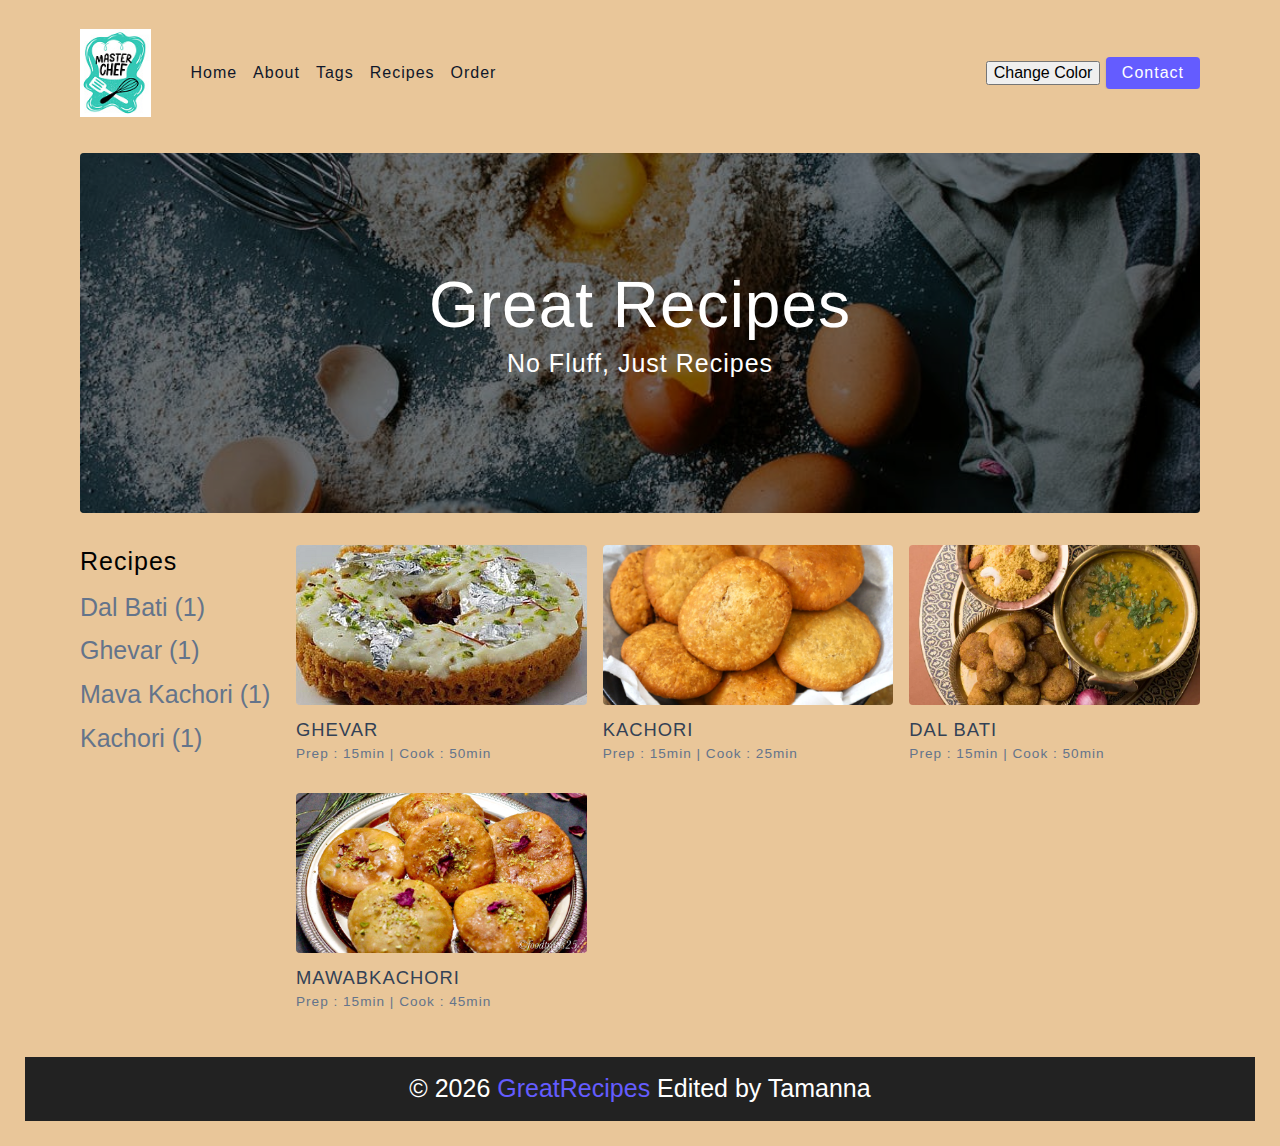
<file: index.html>
<!DOCTYPE html>
<html lang="en">
  <head>
    <meta charset="UTF-8" />
    <meta http-equiv="X-UA-Compatible" content="IE=edge" />
    <meta name="viewport" content="width=device-width, initial-scale=1.0" />
    <title>Simply Recipes || Final</title>
    <!-- favicon -->
    <link rel="shortcut icon" href="./assets/favicon.ico" type="image/x-icon" />
    <!-- normalize -->
    <link rel="stylesheet" href="./css/normalize.css" />
    <!-- font-awesome -->
    <link
      rel="stylesheet"
      href="https://cdnjs.cloudflare.com/ajax/libs/font-awesome/5.14.0/css/all.min.css"
    />
    <!-- main css -->
    <link rel="stylesheet" href="./css/main.css" />
    <style>
      body {
        padding: 25px;
        background-color: rgb(233, 198, 153);
        color: black;
        font-size: 25px;
      }
      
      .dark-mode {
        background-color: rgb(160, 241, 204);
        color: white;
      }
      </style>
      <script>
        function myFunction() {
           var element = document.body;
           element.classList.toggle("dark-mode");
        }
        </script>
  </head>
  <body>
    <!-- nav  -->
    <nav class="navbar">
      <div class="nav-center">
        <div class="nav-header">
          <a href="index.html" class="nav-logo">
            <img src="./assets/logo.PNG" alt="Great recipes" />
          </a>
          <button class="nav-btn btn">
            <i class="fas fa-align-justify"></i>
          </button>
        </div>
        <div class="nav-links">
          
          <a href="index.html" class="nav-link"> home </a>
          <a href="about.html" class="nav-link"> about </a>
          <a href="tags.html" class="nav-link"> tags </a>
          <a href="recipes.html" class="nav-link"> recipes </a>
          <a href="order.html" class="nav-link">order</a>
          <div class="nav-link contact-link">
            <button onclick="myFunction()">Change Color</button>
            <a href="contact.html" class="btn"> contact </a>
          </div>
        </div>
      </div>
    </nav>
    <!-- end of nav -->
    <!-- main -->
    <main class="page">
      <!-- header -->
      <header class="hero">
        <div class="hero-container">
          <div class="hero-text">
            <h1>Great recipes</h1>
            <h4>no fluff, just recipes</h4>
          </div>
        </div>
      </header>
      <!-- end of header -->
      <section class="recipes-container">
        <!-- tag container -->
        <div class="tags-container">
          <h4>recipes</h4>
          <div class="tags-list">
            <a href="tag-template.html">dal bati (1)</a>
            <a href="tag-template.html">ghevar (1)</a>
            <a href="tag-template.html">mava kachori (1)</a>
            <a href="tag-template.html">kachori (1)</a>
          </div>
        </div>
        <!-- end of tag container -->
        <!-- recipes list -->
        <div class="recipes-list">
          <!-- single recipe -->
          <a href="single-recipe.html" class="recipe">
            <img
              src="./assets/ghevar.PNG"
              class="img recipe-img"
              alt=""
            />
            <h5>GHEVAR</h5>
            <p>Prep : 15min | Cook : 50min</p>
            
          </a>
          <!-- end of single recipe -->
          <!-- single recipe -->
          <a href="single-recipe.html" class="recipe">
            <img
              src="./assets/kachori.PNG"
              class="img recipe-img"
              alt=""
            />
            <h5>KACHORI</h5>
            <p>Prep : 15min | Cook : 25min</p>
          </a>
          <!-- end of single recipe -->
          <!-- single recipe -->
          <a href="single-recipe.html" class="recipe">
            <img
              src="./assets/daal bati.PNG"
              class="img recipe-img"
              alt=""
            />
            <h5>DAL BATI</h5>
            <p>Prep : 15min | Cook : 50min</p>
          </a>
          <!-- end of single recipe -->
          <!-- single recipe -->
          <a href="single-recipe.html" class="recipe">
            <img
              src="./assets/mawa kachori.PNG"
              class="img recipe-img"
              alt=""
            />
            <h5>MAWABKACHORI</h5>
            <p>Prep : 15min | Cook : 45min</p>
          </a>
          <!-- end of single recipe -->
        </div>
        <!-- end of recipes list -->
      </section>
    </main>
    <!-- end of main -->
    <!-- footer -->
    <footer class="page-footer">
      <p>
        &copy; <span id="date"></span>
        <span class="footer-logo">GreatRecipes</span> Edited by
        Tamanna
      </p>
    </footer>
    <script src="./js/app.js"></script>
  </body>
</html>
</file>
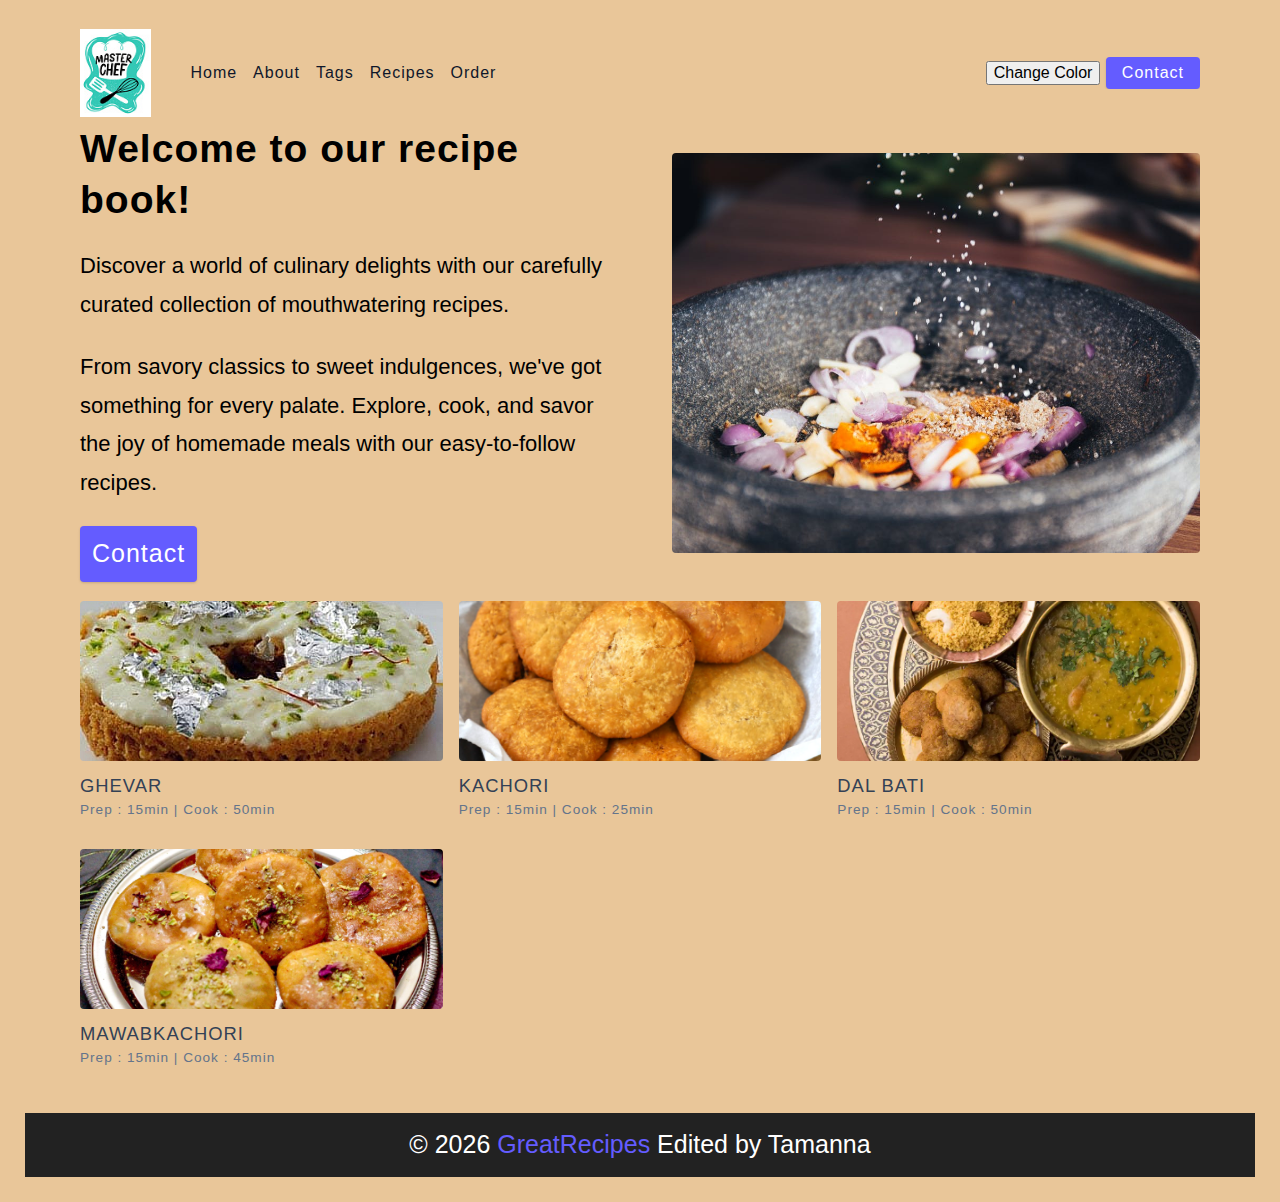
<file: about.html>
<!DOCTYPE html>
<html lang="en">
  <head>
    <meta charset="UTF-8" />
    <meta http-equiv="X-UA-Compatible" content="IE=edge" />
    <meta name="viewport" content="width=device-width, initial-scale=1.0" />
    <title>About || Final</title>
    <!-- favicon -->
    <link rel="shortcut icon" href="./assets/favicon.ico" type="image/x-icon" />
    <!-- normalize -->
    <link rel="stylesheet" href="./css/normalize.css" />
    <!-- font-awesome -->
    <link
      rel="stylesheet"
      href="https://cdnjs.cloudflare.com/ajax/libs/font-awesome/5.14.0/css/all.min.css"
    />
    <!-- main css -->
    <link rel="stylesheet" href="./css/main.css" />
    <style>
      body {
        padding: 25px;
        background-color: rgb(233, 198, 153);
        color: black;
        font-size: 25px;
      }
      
      .dark-mode {
        background-color: rgb(160, 241, 204);
        color: white;
      }
      </style>
      <script>
        function myFunction() {
           var element = document.body;
           element.classList.toggle("dark-mode");
        }
        </script>
  </head>
  <body>
    <!-- nav  -->
    <nav class="navbar">
      <div class="nav-center">
        <div class="nav-header">
          <a href="index.html" class="nav-logo">
            <img src="./assets/logo.PNG" alt="simply recipes" />
          </a>
          <button class="nav-btn btn">
            <i class="fas fa-align-justify"></i>
          </button>
        </div>
        <div class="nav-links">
          <a href="index.html" class="nav-link"> home </a>
          <a href="about.html" class="nav-link"> about </a>
          <a href="tags.html" class="nav-link"> tags </a>
          <a href="recipes.html" class="nav-link"> recipes </a>
          <a href="order.html" class="nav-link">order</a>
          <div class="nav-link contact-link">
            <button onclick="myFunction()">Change Color</button>
            <a href="contact.html" class="btn"> contact </a>
          </div>
        </div>
      </div>
    </nav>
    <!-- end of nav -->
    <main class="page">
      <section class="about-page">
        <article>
          <h2>Welcome to our recipe book! </h2>
          <p style="font-size: 22px;">
            Discover a world of culinary delights with our carefully
            curated collection of mouthwatering recipes.
          </p>
          <p style="font-size: 22px;">
            From savory classics to sweet indulgences, we've got
             something for every palate. Explore, cook, and
              savor the joy of homemade meals with our
               easy-to-follow recipes.
          </p>
          <a href="contact.html" class="btn"> contact </a>
        </article>
        <!-- needs fixes -->
        <img
          src="./assets/about.jpeg"
          alt="Person Pouring Salt in Bowl"
          class="img about-img"
        />
      </section>
      <section class="featured-recipes">
        <div class="recipes-list">
          <!-- single recipe -->
          <a href="single-recipe.html" class="recipe">
            <img
              src="./assets/ghevar.PNG"
              class="img recipe-img"
              alt=""
            />
            <h5>GHEVAR</h5>
            <p>Prep : 15min | Cook : 50min</p>
          </a>
          <!-- end of single recipe -->
          <!-- single recipe -->
          <a href="single-recipe.html" class="recipe">
            <img
              src="./assets/kachori.PNG"
              class="img recipe-img"
              alt=""
            />
            <h5>KACHORI</h5>
            <p>Prep : 15min | Cook : 25min</p>
          </a>
          <!-- end of single recipe -->
          <!-- single recipe -->
          <a href="single-recipe.html" class="recipe">
            <img
              src="./assets/daal bati.PNG"
              class="img recipe-img"
              alt=""
            />
            <h5>DAL BATI</h5>
            <p>Prep : 15min | Cook : 50min</p>
          </a>
          <!-- end of single recipe -->
          <!-- single recipe -->
          <a href="single-recipe.html" class="recipe">
            <img
              src="./assets/mawa kachori.PNG"
              class="img recipe-img"
              alt=""
            />
            <h5>MAWABKACHORI</h5>
            <p>Prep : 15min | Cook : 45min</p>
          </a>
          <!-- end of single recipe -->
        </div>
        <!-- end of recipes list -->
      </section>
      </section>
    </main>
    <!-- footer -->
    <footer class="page-footer">
      <p>
        &copy; <span id="date"></span>
        <span class="footer-logo">GreatRecipes</span> Edited by
        Tamanna
      </p>
    </footer>
    <script src="./js/app.js"></script>
  </body>
</html>
</file>
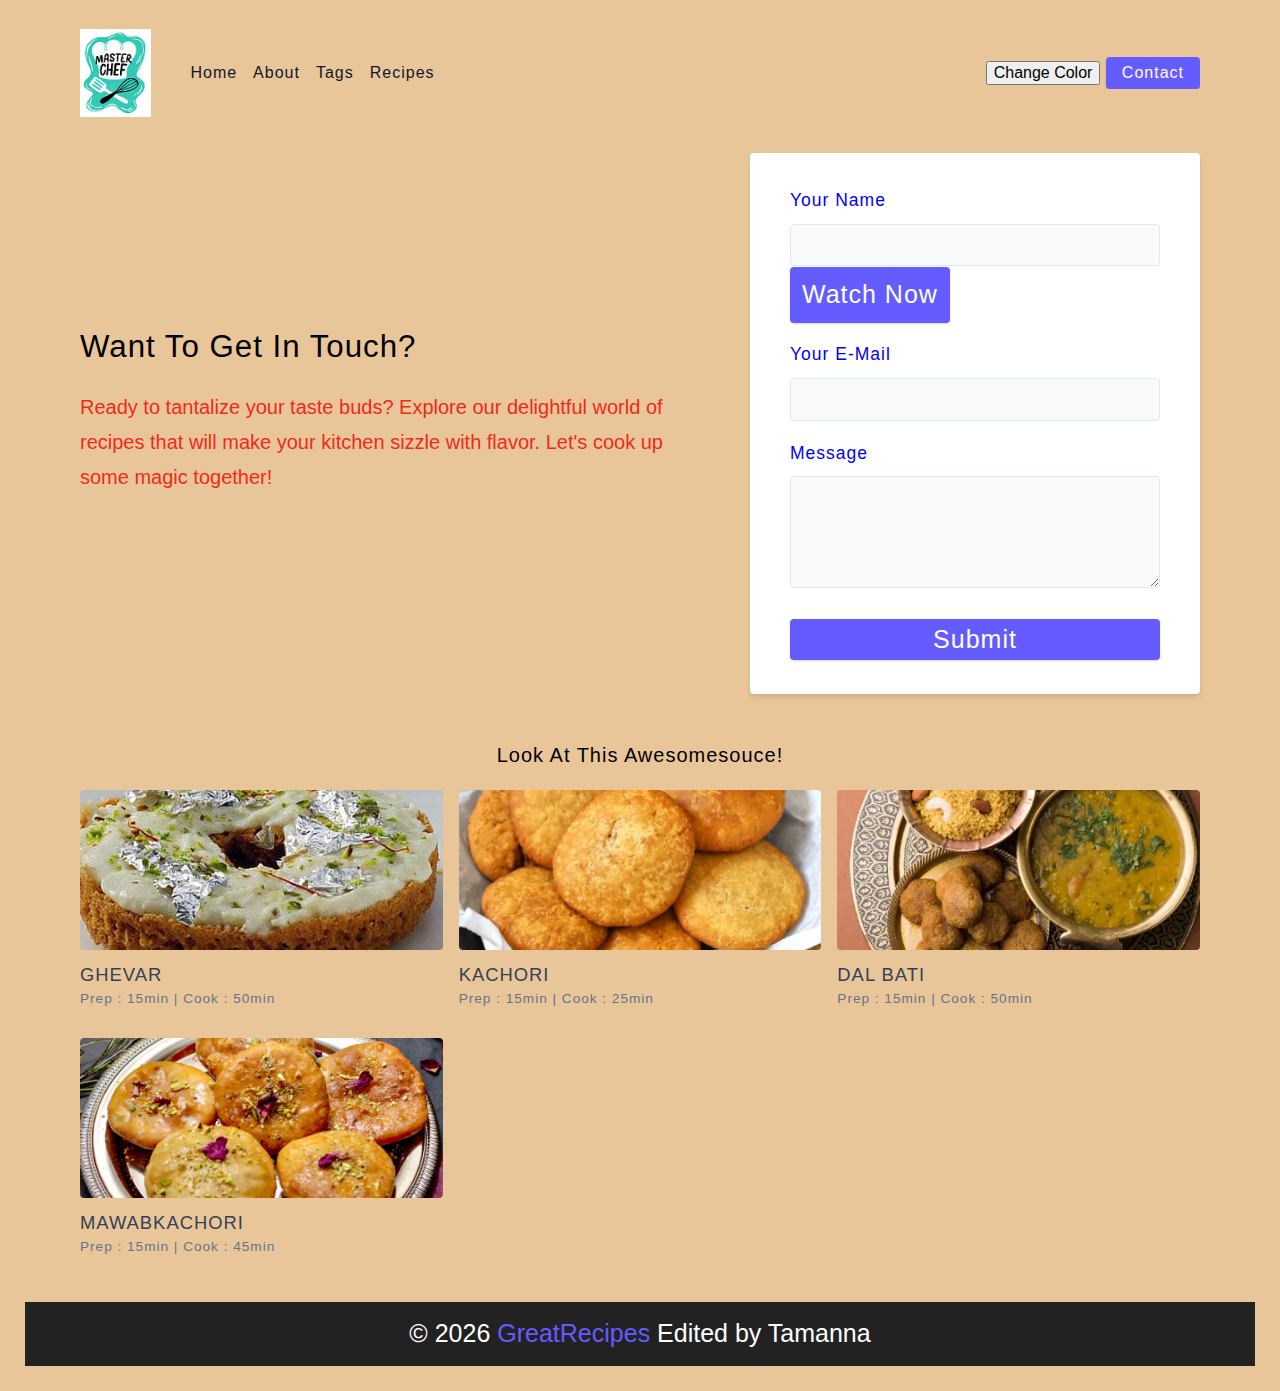
<file: contact.html>
<!DOCTYPE html>
<html lang="en">
  <head>
    <meta charset="UTF-8" />
    <meta http-equiv="X-UA-Compatible" content="IE=edge" />
    <meta name="viewport" content="width=device-width, initial-scale=1.0" />
    <title>Contact || Final</title>
    <!-- favicon -->
    <link rel="shortcut icon" href="./assets/favicon.ico" type="image/x-icon" />
    <!-- normalize -->
    <link rel="stylesheet" href="./css/normalize.css" />
    <!-- font-awesome -->
    <link
      rel="stylesheet"
      href="https://cdnjs.cloudflare.com/ajax/libs/font-awesome/5.14.0/css/all.min.css"
    />
    <!-- main css -->
    <link rel="stylesheet" href="./css/main.css" />
    <style>
      body {
        padding: 25px;
        background-color: rgb(233, 198, 153);
        color: black;
        font-size: 25px;
      }
      
      .dark-mode {
        background-color: rgb(160, 241, 204);
        color: white;
      }
      </style>
      <script>
        function myFunction() {
           var element = document.body;
           element.classList.toggle("dark-mode");
        }
        </script>
  </head>
  <style>
    .para{
      font-size: 20px;
      color: rgb(240, 42, 28);
    }
  </style>
  <body>
    <!-- nav  -->
    <nav class="navbar">
      <div class="nav-center">
        <div class="nav-header">
          <a href="index.html" class="nav-logo">
            <img src="./assets/logo.PNG" alt="simply recipes" />
          </a>
          <button class="nav-btn btn">
            <i class="fas fa-align-justify"></i>
          </button>
        </div>
        <div class="nav-links">
          <a href="index.html" class="nav-link"> home </a>
          <a href="about.html" class="nav-link"> about </a>
          <a href="tags.html" class="nav-link"> tags </a>
          <a href="recipes.html" class="nav-link"> recipes </a>
            
          <div class="nav-link contact-link">
            <button onclick="myFunction()">Change Color</button>
            <a href="contact.html" class="btn"> contact </a>
          </div>
        </div>
      </div>
    </nav>
    <!-- end of nav -->
    <main class="page">
     <section class="contact-container">
          <article class="contact-info">
            <h3>Want To Get In Touch?</h3>
            <div class="para">
            <p>
              Ready to tantalize your taste buds? Explore our delightful world
               of recipes that will make your kitchen sizzle with flavor. 
               Let's cook up some magic together!
            </p>
          </div>
          </article>
          <article>
            
            <form class="form contact-form">
              <div class="form-row" style="color: blue;">
                <label html="name" class="form-label">Your Name</label>
                <input type="text" name="name" id="name" class="form-input" />
                <a href="https://www.youtube.com/watch?v=Bh87si4LpLI&pp=ygUGZ2hldmFy" class="btn"> Watch Now </a>
              </div>
              <div class="form-row" style="color: blue;">
                <label html="email" class="form-label">Your E-mail</label>
                <input type="text" name="email" id="email" class="form-input" />
              </div>
              <div class="form-row" style="color: blue;">
                <label html="message" class="form-label">Message</label>
                <textarea name="message" id="message" class="form-textarea"></textarea>
              </div>
              <button type="submit" class="btn btn-block">
                submit
              </button>
            </form>
          </article>
        </section>
     <!-- featured recipes -->
       <section class="featured-recipes">
        <h5 class="featured-title">Look At This Awesomesouce!</h5>
        <div class="recipes-list">
          <!-- single recipe -->
          <a href="single-recipe.html" class="recipe">
            <img
              src="./assets/ghevar.PNG"
              class="img recipe-img"
              alt=""
            />
            <h5>GHEVAR</h5>
            <p>Prep : 15min | Cook : 50min</p>
          </a>
          <!-- end of single recipe -->
          <!-- single recipe -->
          <a href="single-recipe.html" class="recipe">
            <img
              src="./assets/kachori.PNG"
              class="img recipe-img"
              alt=""
            />
            <h5>KACHORI</h5>
            <p>Prep : 15min | Cook : 25min</p>
          </a>
          <!-- end of single recipe -->
          <!-- single recipe -->
          <a href="single-recipe.html" class="recipe">
            <img
              src="./assets/daal bati.PNG"
              class="img recipe-img"
              alt=""
            />
            <h5>DAL BATI</h5>
            <p>Prep : 15min | Cook : 50min</p>
          </a>
          <!-- end of single recipe -->
          <!-- single recipe -->
          <a href="single-recipe.html" class="recipe">
            <img
              src="./assets/mawa kachori.PNG"
              class="img recipe-img"
              alt=""
            />
            <h5>MAWABKACHORI</h5>
            <p>Prep : 15min | Cook : 45min</p>
          </a>
          <!-- end of single recipe -->
        </div>
      </section>
    </main>
    <!-- footer -->
    <footer class="page-footer">
      <p>
        &copy; <span id="date"></span>
        <span class="footer-logo">GreatRecipes</span> Edited by
        Tamanna
      </p>
    </footer>
    <script src="./js/app.js"></script>
  </body>
</html>
</file>
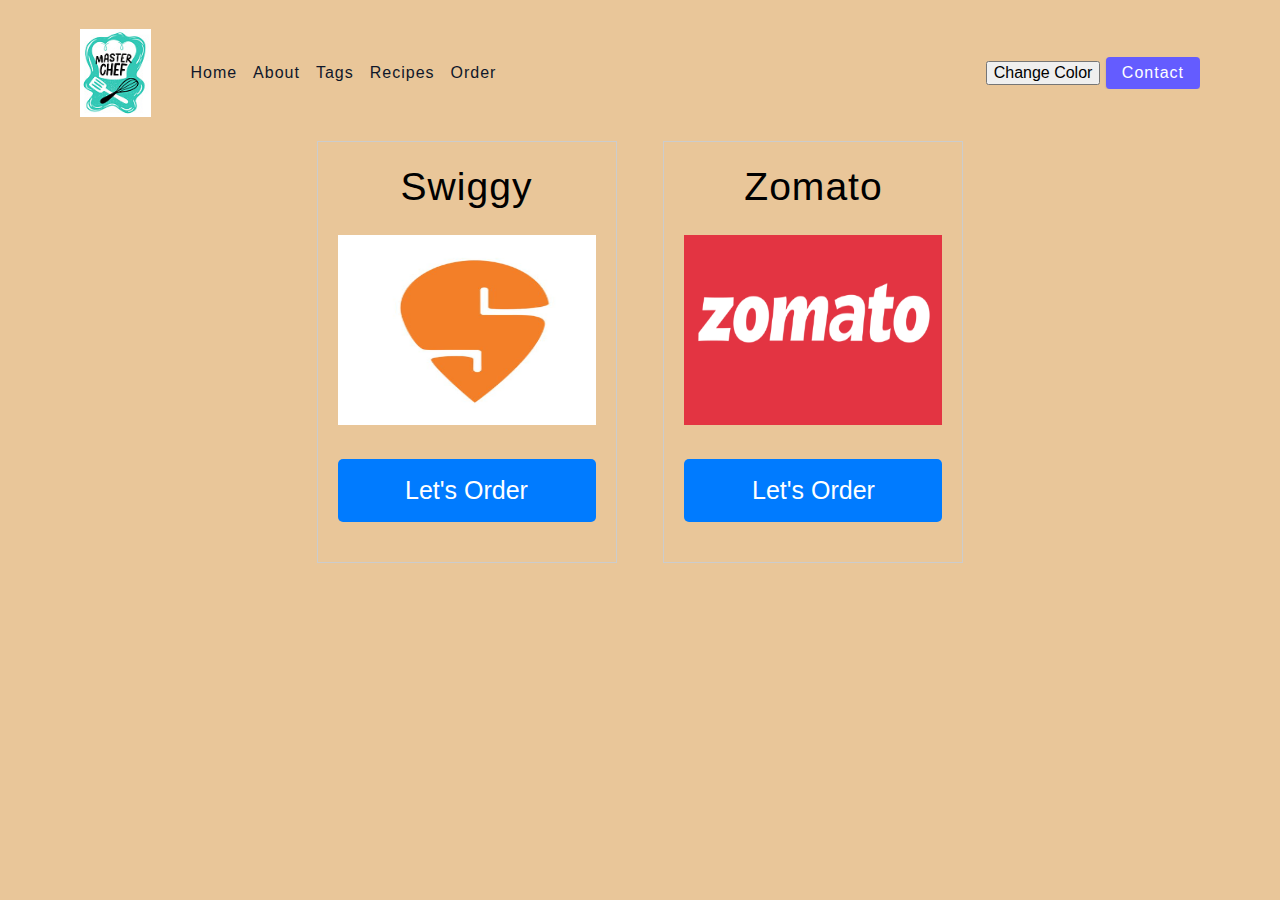
<file: order.html>
<!DOCTYPE html>
<html lang="en">
  <head>
    <meta charset="UTF-8" />
    <meta http-equiv="X-UA-Compatible" content="IE=edge" />
    <meta name="viewport" content="width=device-width, initial-scale=1.0" />
    <title>Simply Recipes || Final</title>
    <!-- favicon -->
    <link rel="shortcut icon" href="./assets/favicon.ico" type="image/x-icon" />
    <!-- normalize -->
    <link rel="stylesheet" href="./css/normalize.css" />
    <!-- font-awesome -->
    <link
      rel="stylesheet"
      href="https://cdnjs.cloudflare.com/ajax/libs/font-awesome/5.14.0/css/all.min.css"
    />
    <!-- main css -->
    <link rel="stylesheet" href="./css/main.css" />
    <style>
      body {
        padding: 25px;
        background-color: rgb(233, 198, 153);
        color: black;
        font-size: 25px;
      }
      
      .dark-mode {
        background-color: rgb(160, 241, 204);
        color: white;
      }
      
        /* Container styles */
        .container-wrapper {
            text-align: center;
        }
        .container {
            width: 300px;
            padding: 20px;
            border: 1px solid #ccc;
            margin: 20px;
            text-align: center;
            display: inline-block; /* Set containers to display inline */
            vertical-align: top; /* Align them vertically at the top */
        }

        /* Image styles */
        .container img {
            max-width: 100%;
            height:190px;
            width: 100%; /* Set images to 100% width to make them the same size */
            max-height: 190px;
        }

        .order-button {
            display: block;
            margin: 20px auto; /* Center the button horizontally */
            padding: 10px 20px;
            background-color: #007bff;
            color: #fff;
            text-decoration: none;
            border: none;
            cursor: pointer;
            border-radius: 5px;
        }
    
      </style>
      <script>
        function myFunction() {
           var element = document.body;
           element.classList.toggle("dark-mode");
        }
        </script>
  </head>
  <body>
    <nav class="navbar">
        <div class="nav-center">
          <div class="nav-header">
            <a href="index.html" class="nav-logo">
              <img src="./assets/logo.PNG" alt="Great recipes" />
            </a>
            <button class="nav-btn btn">
              <i class="fas fa-align-justify"></i>
            </button>
          </div>
          <div class="nav-links">
            
            <a href="index.html" class="nav-link"> home </a>
            <a href="about.html" class="nav-link"> about </a>
            <a href="tags.html" class="nav-link"> tags </a>
            <a href="recipes.html" class="nav-link"> recipes </a>
            <a href="order.html" class="nav-link">order</a>
            <div class="nav-link contact-link">
              <button onclick="myFunction()">Change Color</button>
              <a href="contact.html" class="btn"> contact </a>
            </div>
          </div>
        </div>
      </nav>

      <div class="container-wrapper">
      <div class="container">
        <h2>Swiggy</h2>
        <img src="./assets/swiggy.PNG" alt="Swiggy Logo">
        <a href="https://www.swiggy.com/" class="order-button">Let's Order</a>
    </div>

    <!-- Zomato Container -->
    <div class="container">
        <h2>Zomato</h2>
        <img src="./assets/zomato.PNG" alt="Zomato Logo">
        <a href="https://www.zomato.com/india" class="order-button">Let's Order</a>
    </div>
</div>
  </body>
</html>
</file>
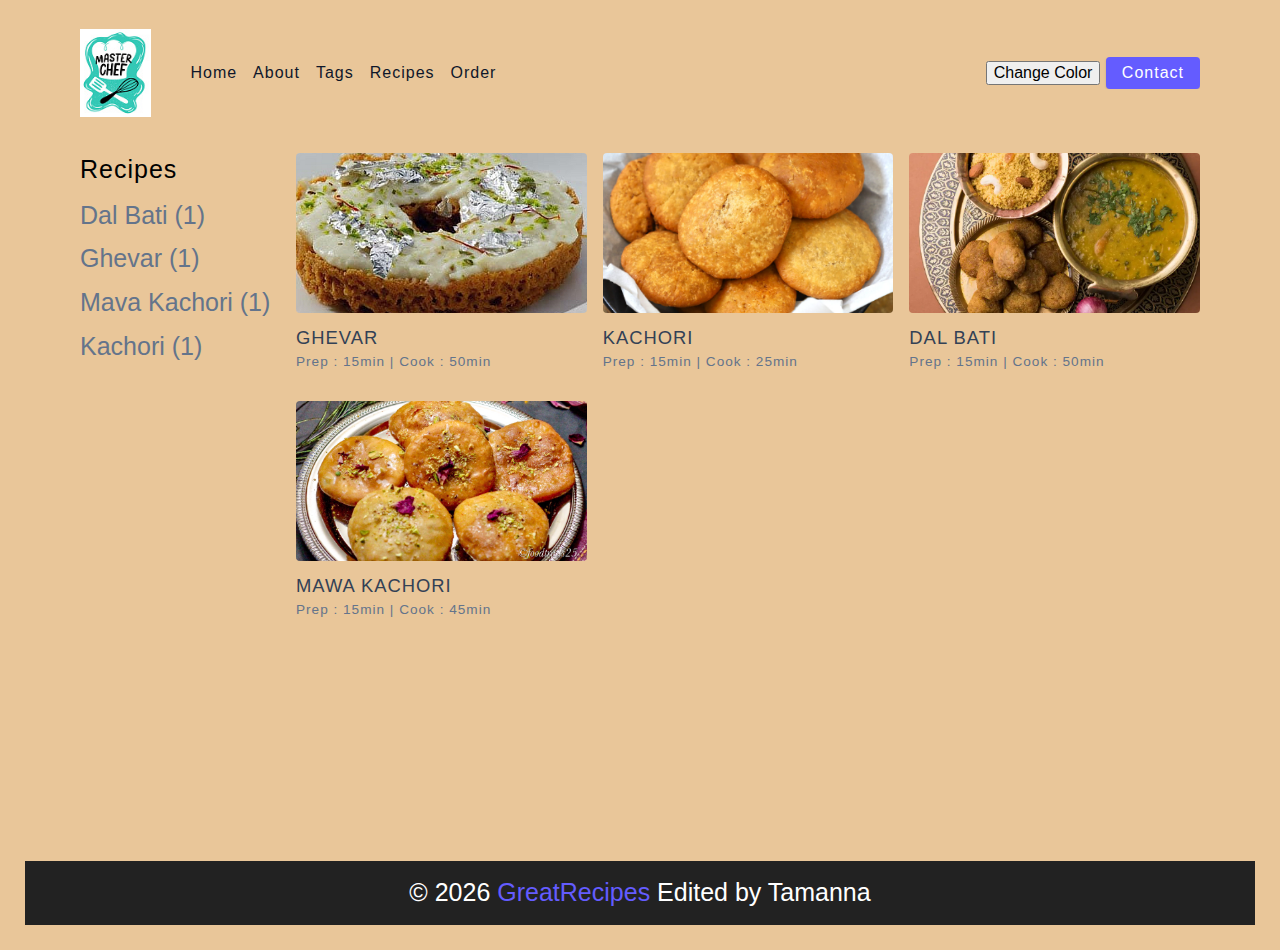
<file: recipes.html>
<!DOCTYPE html>
<html lang="en">
  <head>
    <meta charset="UTF-8" />
    <meta http-equiv="X-UA-Compatible" content="IE=edge" />
    <meta name="viewport" content="width=device-width, initial-scale=1.0" />
    <title>Recipes || Final</title>
    <!-- favicon -->
    <link rel="shortcut icon" href="./assets/favicon.ico" type="image/x-icon" />
    <!-- normalize -->
    <link rel="stylesheet" href="./css/normalize.css" />
    <!-- font-awesome -->
    <link
      rel="stylesheet"
      href="https://cdnjs.cloudflare.com/ajax/libs/font-awesome/5.14.0/css/all.min.css"
    />
    <!-- main css -->
    <link rel="stylesheet" href="./css/main.css" />
    <style>
      body {
        padding: 25px;
        background-color: rgb(233, 198, 153);
        color: black;
        font-size: 25px;
      }
      
      .dark-mode {
        background-color: rgb(160, 241, 204);
        color: white;
      }
      </style>
      <script>
        function myFunction() {
           var element = document.body;
           element.classList.toggle("dark-mode");
        }
        </script>
  </head>
  <body>
    <!-- nav  -->
    <nav class="navbar">
      <div class="nav-center">
        <div class="nav-header">
          <a href="index.html" class="nav-logo">
            <img src="./assets/logo.PNG" alt="simply recipes" />
          </a>
          <button class="nav-btn btn">
            <i class="fas fa-align-justify"></i>
          </button>
        </div>
        <div class="nav-links">
          <a href="index.html" class="nav-link"> home </a>
          <a href="about.html" class="nav-link"> about </a>
          <a href="tags.html" class="nav-link"> tags </a>
          <a href="recipes.html" class="nav-link"> recipes </a>
          <a href="order.html" class="nav-link">order</a>
          <div class="nav-link contact-link">
            <button onclick="myFunction()">Change Color</button>
            <a href="contact.html" class="btn"> contact </a>
          </div>
        </div>
      </div>
    </nav>
    <!-- end of nav -->
    <!-- main -->
    <main class="page">
      <section class="recipes-container">
        <!-- tag container -->
        <div class="tags-container">
          <h4>recipes</h4>
          <div class="tags-list">
            <a href="tag-template.html">dal bati (1)</a>
            <a href="tag-template.html">ghevar (1)</a>
            <a href="tag-template.html">mava kachori (1)</a>
            <a href="tag-template.html">kachori (1)</a>
            
          </div>
        </div>
        <!-- end of tag container -->
        <!-- recipes list -->
        <div class="recipes-list">
          <!-- single recipe -->
          <a href="single-recipe.html" class="recipe">
            <img
              src="./assets/ghevar.PNG"
              class="img recipe-img"
              alt=""
            />
            <h5>GHEVAR</h5>
            <p>Prep : 15min | Cook : 50min</p>
          </a>
          <!-- end of single recipe -->
          <!-- single recipe -->
          <a href="single-recipe.html" class="recipe">
            <img
              src="./assets/kachori.PNG"
              class="img recipe-img"
              alt=""
            />
            <h5>KACHORI</h5>
            <p>Prep : 15min | Cook : 25min</p>
          </a>
          <!-- end of single recipe -->
          <!-- single recipe -->
          <a href="single-recipe.html" class="recipe">
            <img
              src="./assets/daal bati.PNG"
              class="img recipe-img"
              alt=""
            />
            <h5>DAL BATI</h5>
            <p>Prep : 15min | Cook : 50min</p>
          </a>
          <!-- end of single recipe -->
          <!-- single recipe -->
          <a href="single-recipe.html" class="recipe">
            <img
              src="./assets/mawa kachori.PNG"
              class="img recipe-img"
              alt=""
            />
            <h5>MAWA KACHORI</h5>
            <p>Prep : 15min | Cook : 45min</p>
          </a>
          <!-- end of single recipe -->
        </div>
        <!-- end of recipes list -->
      </section>
    </main>
    <!-- end of main -->
    <!-- footer -->
    <footer class="page-footer">
      <p>
        &copy; <span id="date"></span>
        <span class="footer-logo">GreatRecipes</span> Edited by
        Tamanna
      </p>
    </footer>
    <script src="./js/app.js"></script>
  </body>
</html>
</file>
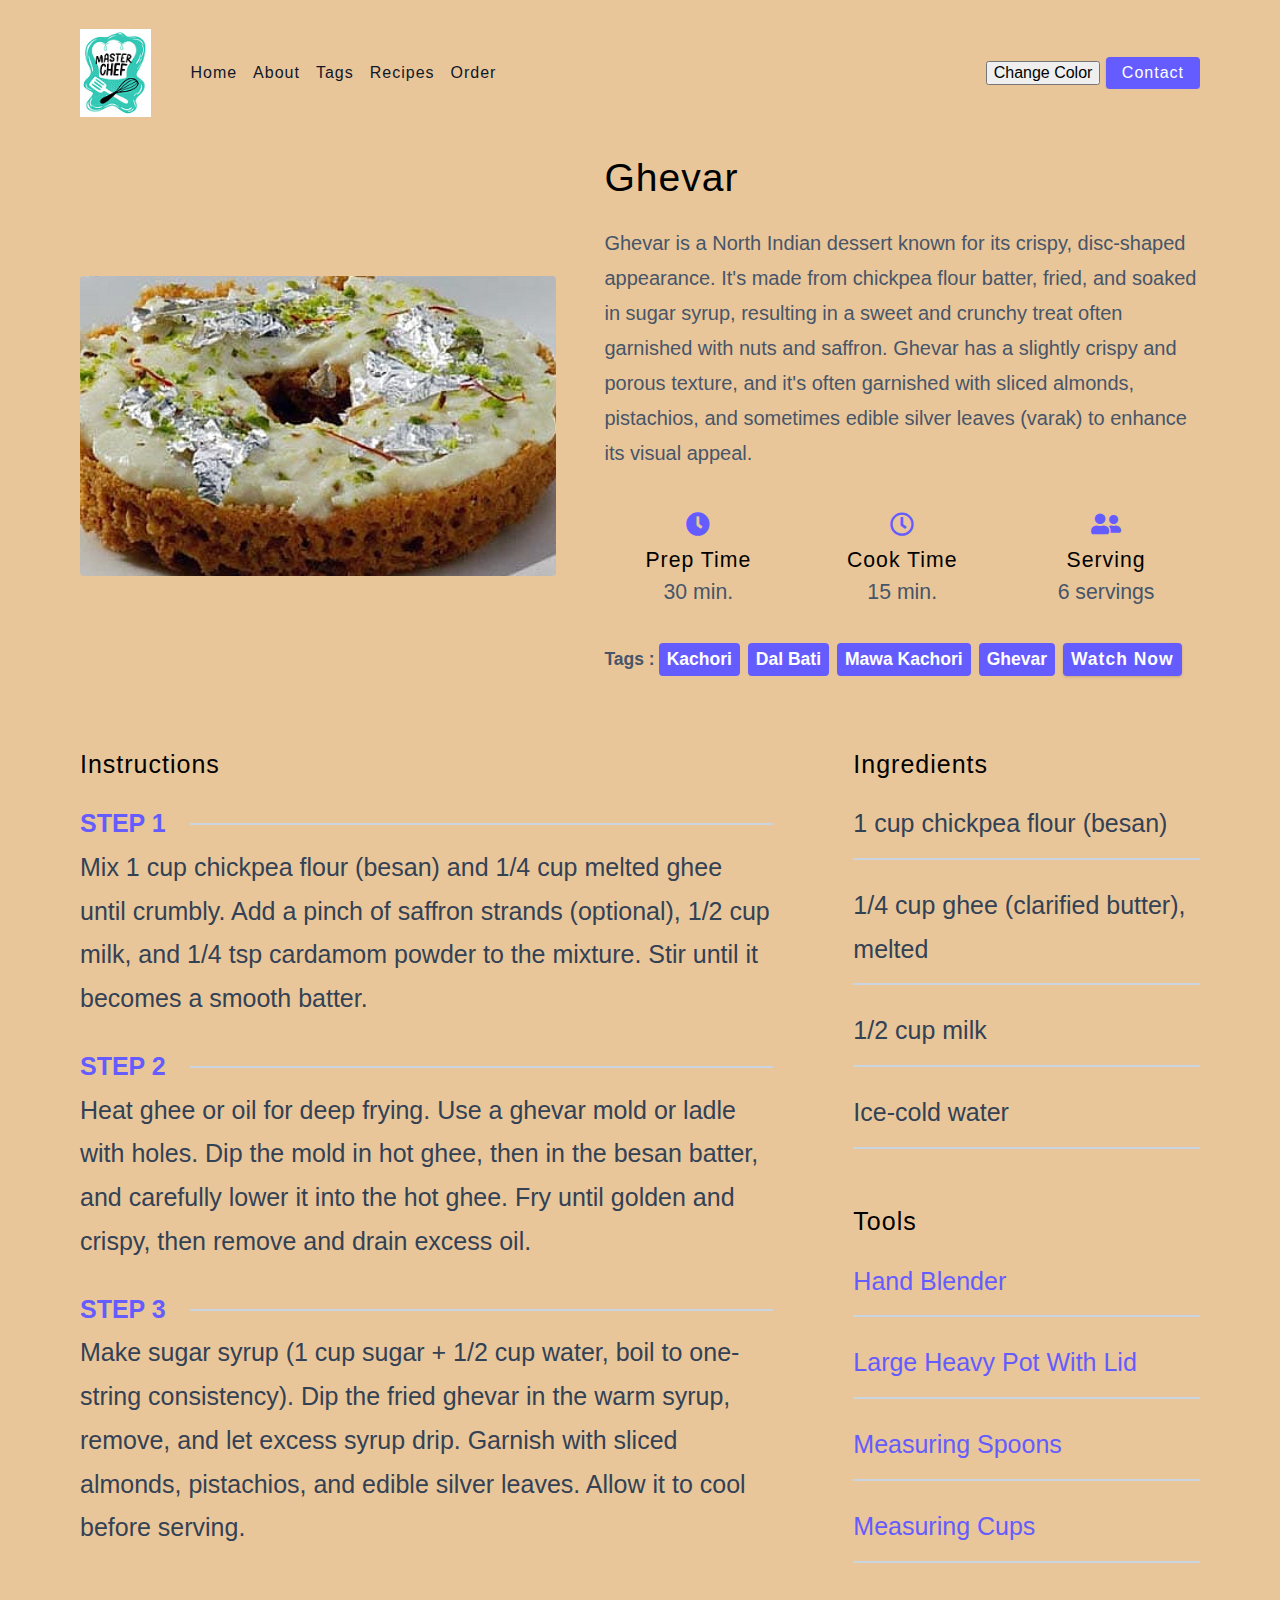
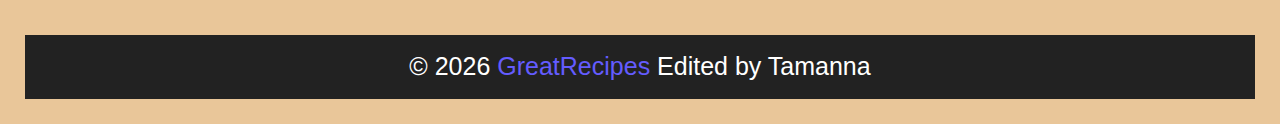
<file: single-recipe.html>
<!DOCTYPE html>
<html lang="en">
  <head>
    <meta charset="UTF-8" />
    <meta http-equiv="X-UA-Compatible" content="IE=edge" />
    <meta name="viewport" content="width=device-width, initial-scale=1.0" />
    <title>Single Recipe || Final</title>
    <!-- favicon -->
    <link rel="shortcut icon" href="./assets/favicon.ico" type="image/x-icon" />
    <!-- normalize -->
    <link rel="stylesheet" href="./css/normalize.css" />
    <!-- font-awesome -->
    <link
      rel="stylesheet"
      href="https://cdnjs.cloudflare.com/ajax/libs/font-awesome/5.14.0/css/all.min.css"
    />
    <!-- main css -->
    <link rel="stylesheet" href="./css/main.css" />
    <style>
      body {
        padding: 25px;
        background-color: rgb(233, 198, 153);
        color: black;
        font-size: 25px;
      }
      
      .dark-mode {
        background-color: rgb(160, 241, 204);
        color: white;
      }
      </style>
      <script>
        function myFunction() {
           var element = document.body;
           element.classList.toggle("dark-mode");
        }
        </script>
  </head>
  <body>
    <!-- nav  -->
    <nav class="navbar">
      <div class="nav-center">
        <div class="nav-header">
          <a href="index.html" class="nav-logo">
            <img src="./assets/logo.PNG" alt="simply recipes" />
          </a>
          <button class="nav-btn btn">
            <i class="fas fa-align-justify"></i>
          </button>
        </div>
        <div class="nav-links">
          <a href="index.html" class="nav-link"> home </a>
          <a href="about.html" class="nav-link"> about </a>
          <a href="tags.html" class="nav-link"> tags </a>
          <a href="recipes.html" class="nav-link"> recipes </a>
          <a href="order.html" class="nav-link">order</a>
          <div class="nav-link contact-link">
            <button onclick="myFunction()">Change Color</button>
            <a href="contact.html" class="btn"> contact </a>
          </div>
        </div>
      </div>
    </nav>
    <!-- end of nav -->
    <main class="page">
      <div class="recipe-page">
        <section class="recipe-hero">
          <img
            src="./assets/ghevar.PNG"
            class="img recipe-hero-img"
          />
          <article class="recipe-info">
            <h2>Ghevar</h2>
            <p style="font-size: 20px;">
              Ghevar is a North Indian dessert known
               for its crispy, disc-shaped appearance.
                It's made from chickpea flour batter,
                 fried, and soaked in sugar syrup,
                  resulting in a sweet and crunchy treat
                   often garnished with nuts and saffron.
                   Ghevar has a slightly crispy and
                    porous texture, and it's often
                     garnished with sliced almonds,
                      pistachios, and sometimes edible
                       silver leaves (varak) to enhance
                        its visual appeal.
            </p>
            <div class="recipe-icons">
              <article>
                <i class="fas fa-clock"></i>
                <h5>prep time</h5>
                <p>30 min.</p>
              </article>
              <article>
                <i class="far fa-clock"></i>
                <h5>cook time</h5>
                <p>15 min.</p>
              </article>
              <article>
                <i class="fas fa-user-friends"></i>
                <h5>serving</h5>
                <p>6 servings</p>
              </article>
            </div>
            <p class="recipe-tags">
              Tags : <a href="tag-template.html">Kachori</a>
              <a href="tag-template.html">Dal Bati</a>
              <a href="tag-template.html">mawa kachori</a>
              <a href="tag-template.html">Ghevar</a>
              <a href="https://www.youtube.com/watch?v=Bh87si4LpLI&pp=ygUGZ2hldmFy" class="btn"> Watch Now </a>
            </p>
          </article>
        </section>
        <!-- content -->
        <section class="recipe-content">
          <article>
            <h4>instructions</h4>
            <!-- single instruction -->
            <div class="single-instruction">
              <header>
                <p>step 1</p>
                <div></div>
              </header>
              <p>
                Mix 1 cup chickpea flour (besan) and 1/4 cup
                melted ghee until crumbly.
                Add a pinch of saffron strands (optional),
                1/2 cup milk, and 1/4 tsp cardamom powder to
                the mixture. Stir until it becomes a smooth
                batter.
              </p>
            </div>
            <!-- end of single instruction -->
            <!-- single instruction -->
            <div class="single-instruction">
              <header>
                <p>step 2</p>
                <div></div>
              </header>
              <p>
                Heat ghee or oil for deep frying. Use a ghevar mold or ladle with holes.
Dip the mold in hot ghee, then in the besan batter, and carefully lower it into the hot ghee.
Fry until golden and crispy, then remove and drain excess oil.
              </p>
            </div>
            <!-- end of single instruction -->
            <!-- single instruction -->
            <div class="single-instruction">
              <header>
                <p>step 3</p>
                <div></div>
              </header>
              <p>
                Make sugar syrup (1 cup sugar + 1/2 cup water, boil to one-string consistency).
Dip the fried ghevar in the warm syrup, remove, and let excess syrup drip.
Garnish with sliced almonds, pistachios, and edible silver leaves. Allow it to cool before serving.
              </p>
            </div>
            <!-- end of single instruction -->
          </article>
          <article class="second-column">
            <div>
              <h4>ingredients</h4>
              <p class="single-ingredient">1 cup chickpea flour (besan)</p>
              <p class="single-ingredient">1/4 cup ghee (clarified butter), melted</p>
              <p class="single-ingredient">1/2 cup milk</p>
              <p class="single-ingredient">Ice-cold water</p>
            </div>
            <div>
              <h4>tools</h4>
              <p class="single-tool">Hand Blender</p>
              <p class="single-tool">Large Heavy Pot With Lid</p>
              <p class="single-tool">Measuring Spoons</p>
              <p class="single-tool">Measuring Cups</p>
            </div>
          </article>
        </section>
      </div>
    </main>
    <!-- footer -->
    <footer class="page-footer">
      <p>
        &copy; <span id="date"></span>
        <span class="footer-logo">GreatRecipes</span> Edited by
        Tamanna
      </p>
    </footer>
    <script src="./js/app.js"></script>
  </body>
</html>
</file>
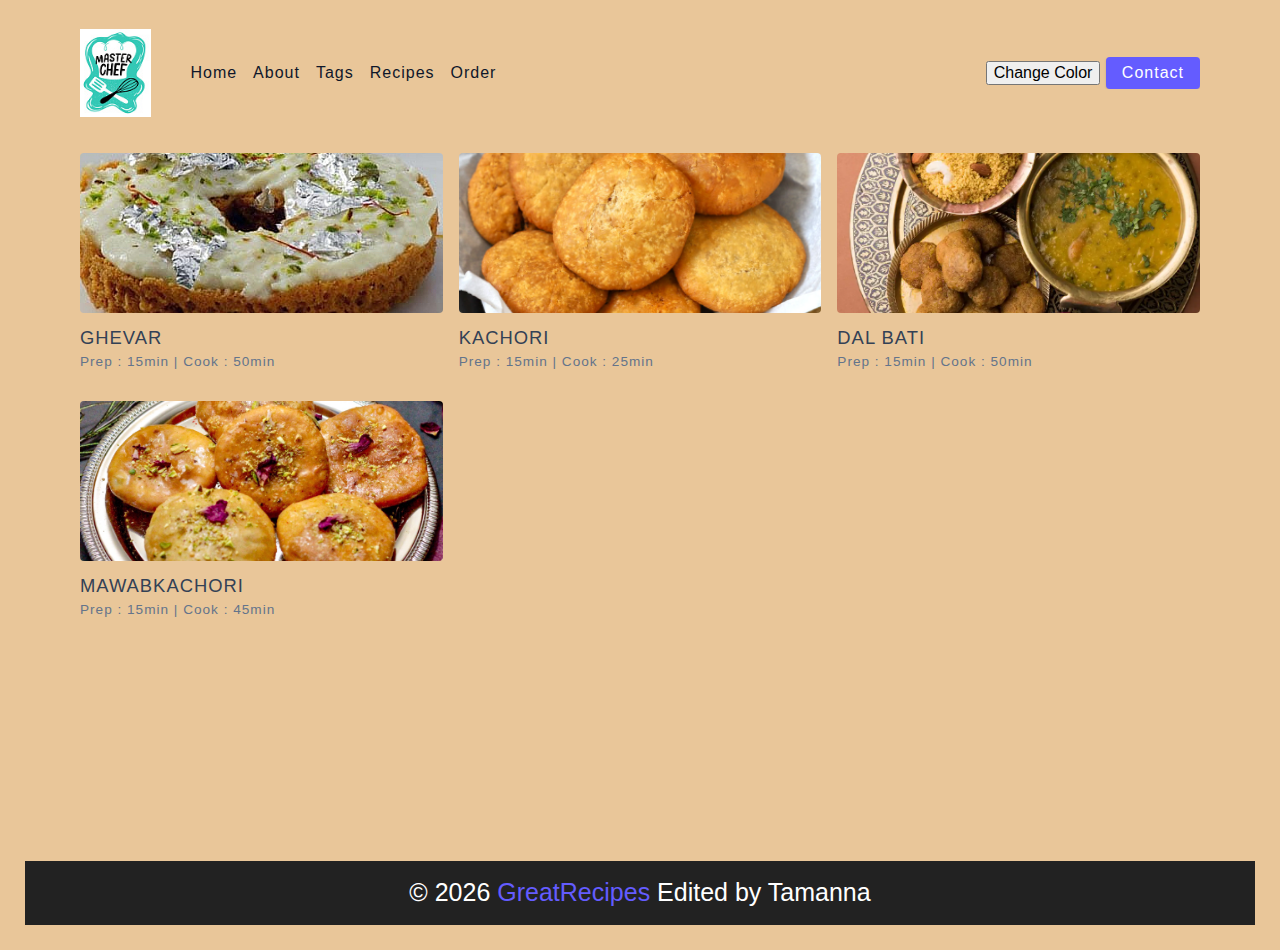
<file: tag-template.html>
<!DOCTYPE html>
<html lang="en">
  <head>
    <meta charset="UTF-8" />
    <meta http-equiv="X-UA-Compatible" content="IE=edge" />
    <meta name="viewport" content="width=device-width, initial-scale=1.0" />
    <title>Recipe Template || Final</title>
    <!-- favicon -->
    <link rel="shortcut icon" href="./assets/favicon.ico" type="image/x-icon" />
    <!-- normalize -->
    <link rel="stylesheet" href="./css/normalize.css" />
    <!-- font-awesome -->
    <link
      rel="stylesheet"
      href="https://cdnjs.cloudflare.com/ajax/libs/font-awesome/5.14.0/css/all.min.css"
    />
    <!-- main css -->
    <link rel="stylesheet" href="./css/main.css" />
    <style>
      body {
        padding: 25px;
        background-color: rgb(233, 198, 153);
        color: black;
        font-size: 25px;
      }
      
      .dark-mode {
        background-color: rgb(160, 241, 204);
        color: white;
      }
      </style>
      <script>
        function myFunction() {
           var element = document.body;
           element.classList.toggle("dark-mode");
        }
        </script>
  </head>
  <body>
    <!-- nav  -->
    <nav class="navbar">
      <div class="nav-center">
        <div class="nav-header">
          <a href="index.html" class="nav-logo">
            <img src="./assets/logo.PNG" alt="simply recipes" />
          </a>
          <button class="nav-btn btn">
            <i class="fas fa-align-justify"></i>
          </button>
        </div>
        <div class="nav-links">
          <a href="index.html" class="nav-link"> home </a>
          <a href="about.html" class="nav-link"> about </a>
          <a href="tags.html" class="nav-link"> tags </a>
          <a href="recipes.html" class="nav-link"> recipes </a>
          <a href="order.html" class="nav-link">order</a>
          <div class="nav-link contact-link">
            <button onclick="myFunction()">Change Color</button>
            <a href="contact.html" class="btn"> contact </a>
          </div>
        </div>
      </div>
    </nav>
    <!-- end of nav -->
    <main class="page">
      <div class="featured-recipes">
        <div class="recipes-list">
          <!-- single recipe -->
          <a href="single-recipe.html" class="recipe">
            <img
              src="./assets/ghevar.PNG"
              class="img recipe-img"
              alt=""
            />
            <h5>GHEVAR</h5>
            <p>Prep : 15min | Cook : 50min</p>
          </a>
          <!-- end of single recipe -->
          <!-- single recipe -->
          <a href="single-recipe.html" class="recipe">
            <img
              src="./assets/kachori.PNG"
              class="img recipe-img"
              alt=""
            />
            <h5>KACHORI</h5>
            <p>Prep : 15min | Cook : 25min</p>
          </a>
          <!-- end of single recipe -->
          <!-- single recipe -->
          <a href="single-recipe.html" class="recipe">
            <img
              src="./assets/daal bati.PNG"
              class="img recipe-img"
              alt=""
            />
            <h5>DAL BATI</h5>
            <p>Prep : 15min | Cook : 50min</p>
          </a>
          <!-- end of single recipe -->
          <!-- single recipe -->
          <a href="single-recipe.html" class="recipe">
            <img
              src="./assets/mawa kachori.PNG"
              class="img recipe-img"
              alt=""
            />
            <h5>MAWABKACHORI</h5>
            <p>Prep : 15min | Cook : 45min</p>
          </a>
          <!-- end of single recipe -->
        </div>
        <!-- end of recipe list -->
      </div>
          
    </main>
    <!-- footer -->
    <footer class="page-footer">
      <p>
        &copy; <span id="date"></span>
        <span class="footer-logo">GreatRecipes</span> Edited by
        Tamanna
      </p>
    </footer>
    <script src="./js/app.js"></script>
  </body>
</html>
</file>
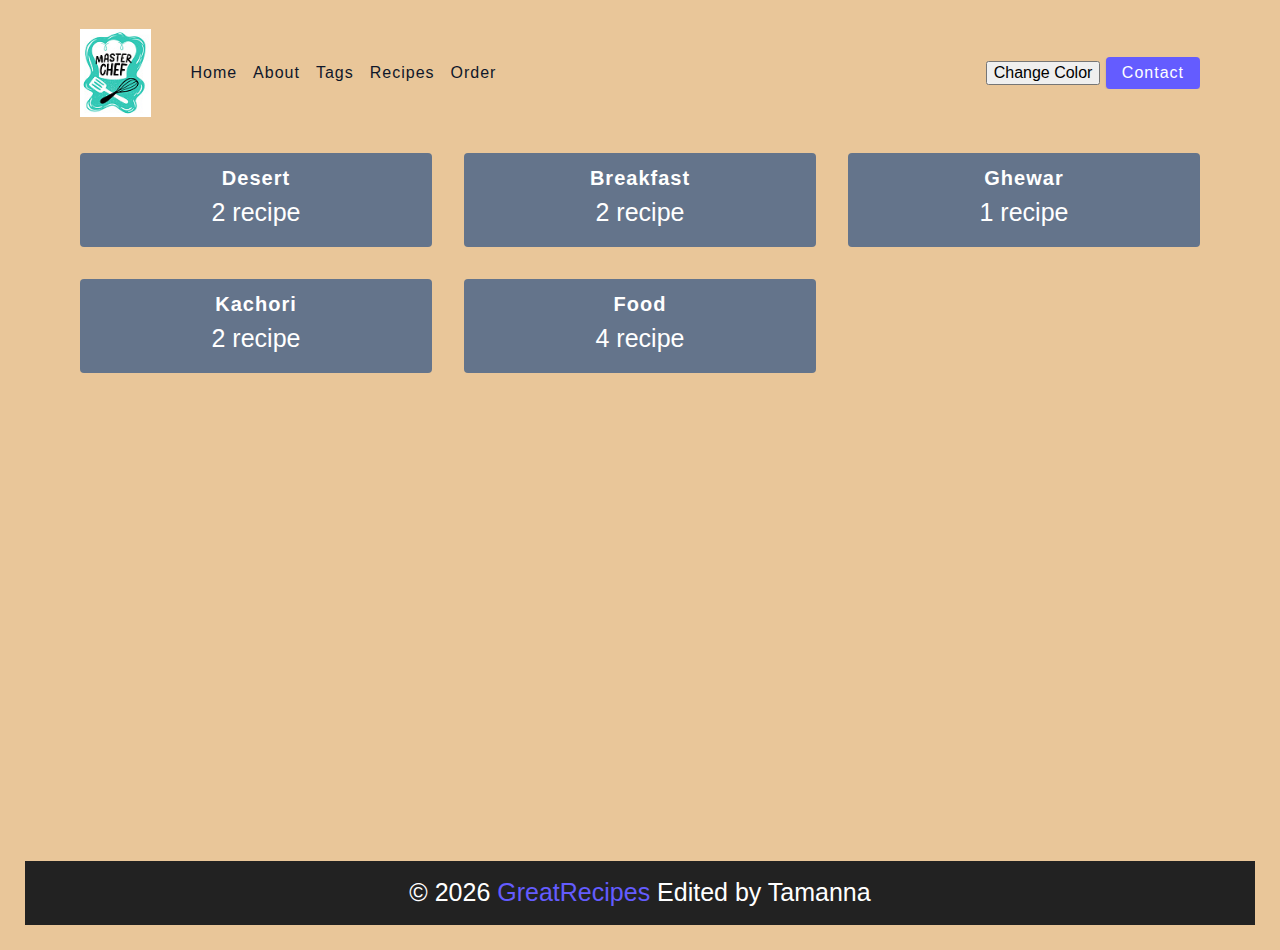
<file: tags.html>
<!DOCTYPE html>
<html lang="en">
  <head>
    <meta charset="UTF-8" />
    <meta http-equiv="X-UA-Compatible" content="IE=edge" />
    <meta name="viewport" content="width=device-width, initial-scale=1.0" />
    <title>Tags || Final</title>
    <!-- favicon -->
    <link rel="shortcut icon" href="./assets/favicon.ico" type="image/x-icon" />
    <!-- normalize -->
    <link rel="stylesheet" href="./css/normalize.css" />
    <!-- font-awesome -->
    <link
      rel="stylesheet"
      href="https://cdnjs.cloudflare.com/ajax/libs/font-awesome/5.14.0/css/all.min.css"
    />
    <!-- main css -->
    <link rel="stylesheet" href="./css/main.css" />
    <style>
      body {
        padding: 25px;
        background-color: rgb(233, 198, 153);
        color: black;
        font-size: 25px;
      }
      
      .dark-mode {
        background-color: rgb(160, 241, 204);
        color: white;
      }
      </style>
      <script>
        function myFunction() {
           var element = document.body;
           element.classList.toggle("dark-mode");
        }
        </script>
  </head>
  <body>
    <!-- nav  -->
    <nav class="navbar">
      <div class="nav-center">
        <div class="nav-header">
          <a href="index.html" class="nav-logo">
            <img src="./assets/logo.PNG" alt="simply recipes" />
          </a>
          <button class="nav-btn btn">
            <i class="fas fa-align-justify"></i>
          </button>
        </div>
        <div class="nav-links">
          <a href="index.html" class="nav-link"> home </a>
          <a href="about.html" class="nav-link"> about </a>
          <a href="tags.html" class="nav-link"> tags </a>
          <a href="recipes.html" class="nav-link"> recipes </a>
          <a href="order.html" class="nav-link">order</a>
          <div class="nav-link contact-link">
              <button onclick="myFunction()">Change Color</button>
            <a href="contact.html" class="btn"> contact </a>
          </div>
        </div>
      </div>
    </nav>
    <!-- end of nav -->
    <main class="page">
         <section class="tags-wrapper">
          <!-- single tag -->
              <a href="tag-template.html" class="tag">
                <h5>Desert</h5>
                <p>2 recipe</p>
              </a>
            <!-- end of single tag -->
          <!-- single tag -->
              <a href="tag-template.html" class="tag">
                <h5>breakfast</h5>
                <p>2 recipe</p>
              </a>
            <!-- end of single tag -->
          <!-- single tag -->
              <a href="tag-template.html" class="tag">
                <h5>Ghewar</h5>
                <p>1 recipe</p>
              </a>
            <!-- end of single tag -->
          <!-- single tag -->
              <a href="tag-template.html" class="tag">
                <h5>Kachori</h5>
                <p>2 recipe</p>
              </a>
            <!-- end of single tag -->
          <!-- single tag -->
              <a href="tag-template.html" class="tag">
                <h5>food</h5>
                <p>4 recipe</p>
              </a>
            <!-- end of single tag -->
        </section>
    </main>
    <!-- footer -->
    <footer class="page-footer">
      <p>
        &copy; <span id="date"></span>
        <span class="footer-logo">GreatRecipes</span> Edited by
        Tamanna
      </p>
    </footer>
    <script src="./js/app.js"></script>
  </body>
</html>
</file>
<file: css/main.css>
*,
::after,
::before {
  box-sizing: border-box;
}
/* fonts */

@import url('https://fonts.googleapis.com/css2?family=Roboto:wght@400;500;600&family=Montserrat&display=swap');
html {
  font-size: 100%;
} /*16px*/

:root {
  /* colors */
  --primary-100: #e2e0ff;
  --primary-200: #c1beff;
  --primary-300: #a29dff;
  --primary-400: #837dff;
  --primary-500: #645cff;
  --primary-600: #504acc;
  --primary-700: #3c3799;
  --primary-800: #282566;
  --primary-900: #141233;

  /* grey */
  --grey-50: #f8fafc;
  --grey-100: #f1f5f9;
  --grey-200: #e2e8f0;
  --grey-300: #cbd5e1;
  --grey-400: #94a3b8;
  --grey-500: #64748b;
  --grey-600: #475569;
  --grey-700: #334155;
  --grey-800: #1e293b;
  --grey-900: #0f172a;
  /* rest of the colors */
  --black: #222;
  --white: #fff;
  --red-light: #f8d7da;
  --red-dark: #842029;
  --green-light: #d1e7dd;
  --green-dark: #0f5132;

  /* fonts  */
  --headingFont: 'Roboto', sans-serif;
  --bodyFont: 'Nunito', sans-serif;
  --smallText: 0.7em;
  /* rest of the vars */
  --backgroundColor: var(--grey-50);
  --textColor: var(--grey-900);
  --borderRadius: 0.25rem;
  --letterSpacing: 1px;
  --transition: 0.3s ease-in-out all;
  --max-width: 1120px;
  --fixed-width: 600px;

  /* box shadow*/
  --shadow-1: 0 1px 3px 0 rgba(0, 0, 0, 0.1), 0 1px 2px 0 rgba(0, 0, 0, 0.06);
  --shadow-2: 0 4px 6px -1px rgba(0, 0, 0, 0.1),
    0 2px 4px -1px rgba(0, 0, 0, 0.06);
  --shadow-3: 0 10px 15px -3px rgba(0, 0, 0, 0.1),
    0 4px 6px -2px rgba(0, 0, 0, 0.05);
  --shadow-4: 0 20px 25px -5px rgba(0, 0, 0, 0.1),
    0 10px 10px -5px rgba(0, 0, 0, 0.04);
}

body {
  background: rgb(233, 198, 153);
  font-family: var(--bodyFont);
  font-weight: 400;
  line-height: 1.75;
  color: var(--textColor);
}

p {
  margin-top: 0;
  margin-bottom: 1.5rem;
  max-width: 40em;
}

h1,
h2,
h3,
h4,
h5 {
  margin: 0;
  margin-bottom: 1.38rem;
  font-family: var(--headingFont);
  font-weight: 400;
  line-height: 1.3;
  text-transform: capitalize;
  letter-spacing: var(--letterSpacing);
}

h1 {
  margin-top: 0;
  font-size: 3.052rem;
}

h2 {
  font-size: 2.441rem;
}

h3 {
  font-size: 1.953rem;
}

h4 {
  font-size: 1.563rem;
}

h5 {
  font-size: 1.25rem;
}

small,
.text-small {
  font-size: var(--smallText);
}

a {
  text-decoration: none;
}
ul {
  list-style-type: none;
  padding: 0;
}

.img {
  width: 100%;
  display: block;
  object-fit: cover;
}
/* buttons */

.btn {
  cursor: pointer;
  color: var(--white);
  background: var(--primary-500);
  border: transparent;
  border-radius: var(--borderRadius);
  letter-spacing: var(--letterSpacing);
  padding: 0.375rem 0.75rem;
  box-shadow: var(--shadow-1);
  transition: var(--transtion);
  text-transform: capitalize;
  display: inline-block;
}
.btn:hover {
  background: var(--primary-700);
  box-shadow: var(--shadow-3);
}
.btn-hipster {
  color: var(--primary-500);
  background: var(--primary-200);
}
.btn-hipster:hover {
  color: var(--primary-200);
  background: var(--primary-700);
}
.btn-block {
  width: 100%;
}

/* alerts */
.alert {
  padding: 0.375rem 0.75rem;
  margin-bottom: 1rem;
  border-color: transparent;
  border-radius: var(--borderRadius);
}

.alert-danger {
  color: var(--red-dark);
  background: var(--red-light);
}
.alert-success {
  color: var(--green-dark);
  background: var(--green-light);
}
/* form */

.form {
  width: 90vw;
  max-width: var(--fixed-width);
  background: var(--white);
  border-radius: var(--borderRadius);
  box-shadow: var(--shadow-2);
  padding: 2rem 2.5rem;
  margin: 3rem auto;
}
.form-label {
  display: block;
  font-size: var(--smallText);
  margin-bottom: 0.5rem;
  text-transform: capitalize;
  letter-spacing: var(--letterSpacing);
}
.form-input,
.form-textarea {
  width: 100%;
  padding: 0.375rem 0.75rem;
  border-radius: var(--borderRadius);
  background: var(--backgroundColor);
  border: 1px solid var(--grey-200);
}

.form-row {
  margin-bottom: 1rem;
}

.form-textarea {
  height: 7rem;
}
::placeholder {
  font-family: inherit;
  color: var(--grey-400);
}
.form-alert {
  color: var(--red-dark);
  letter-spacing: var(--letterSpacing);
  text-transform: capitalize;
}
/* alert */

@keyframes spinner {
  to {
    transform: rotate(360deg);
  }
}

.loading {
  width: 6rem;
  height: 6rem;
  border: 5px solid var(--grey-400);
  border-radius: 50%;
  border-top-color: var(--primary-500);
  animation: spinner 0.6s linear infinite;
}
.loading {
  margin: 0 auto;
}
/* title */

.title {
  text-align: center;
}

.title-underline {
  background: var(--primary-500);
  width: 7rem;
  height: 0.25rem;
  margin: 0 auto;
  margin-top: -1rem;
}

/*
=============== 
Navbar
===============
*/

.navbar {
  display: flex;
  align-items: center;
  justify-content: center;
}
.nav-center {
  width: 90vw;
  max-width: var(--max-width);
}
.nav-header {
  height: 6rem;
  display: flex;
  justify-content: space-between;
  align-items: center;
}
.nav-header img {
  width: 90%;
  height: 50%;
}
.nav-logo {
  display: flex;
  align-items: flex-end;
}

.nav-btn {
  padding: 0.15rem 0.75rem;
}
.nav-btn i {
  font-size: 1.25rem;
}
.nav-links {
  height: 0;
  overflow: hidden;
  display: flex;
  flex-direction: column;
  transition: var(--transition);
}
.show-links {
  height: 23.9375rem;
}

.nav-link {
  display: block;
  text-align: center;
  font-size: 1.25rem;
  text-transform: capitalize;
  color: var(--grey-900);
  letter-spacing: var(--letterSpacing);
  padding: 1rem 0;
  border-top: 1px solid var(--grey-500);
  transition: var(--transition);
}
.nav-link:hover {
  color: var(--primary-500);
}

.contact-link a {
  padding: 0.15rem 1rem;
}

@media screen and (min-width: 992px) {
  .navbar {
    height: 6rem;
  }
  .nav-center {
    display: flex;
    align-items: center;
  }
  .nav-header {
    padding: 0;
    margin-right: 2rem;
    height: auto;
  }

  .nav-btn {
    display: none;
  }
  .nav-links {
    height: auto !important;
    flex-direction: row;
    align-items: center;
    width: 100%;
  }
  .nav-link {
    padding: 0;
    border-top: none;
    margin-right: 1rem;
    font-size: 1rem;
  }
  .contact-link {
    margin-right: 0;
    margin-left: auto;
  }
}
/*
=============== 
Page
===============
*/

.page {
  width: 90vw;
  max-width: var(--max-width);
  margin: 0 auto;
}
.page {
  padding-top: 2rem;
  min-height: calc(100vh - (6rem + 4rem));
}
/*
=============== 
Footer
===============
*/

.page-footer {
  text-align: center;
  height: 4rem;
  display: flex;
  align-items: center;
  justify-content: center;
  background: var(--black);
  color: var(--white);
}
.page-footer h5 {
  margin-top: 0;
  margin-bottom: 0;
}
.page-footer p {
  margin-bottom: 0;
}
.page-footer .footer-logo,
.page-footer a {
  color: var(--primary-500);
}
/*
=============== 
Hero
===============
*/

.hero {
  height: 40vh;
  position: relative;
  margin-bottom: 2rem;
  background: url('../assets/main.jpeg') center/cover no-repeat;
  border-radius: var(--borderRadius);
}
.hero-container {
  position: absolute;
  top: 0;
  left: 0;
  width: 100%;
  height: 100%;
  display: flex;
  align-items: center;
  justify-content: center;
  background: rgba(0, 0, 0, 0.4);
  border-radius: var(--borderRadius);
}
.hero-text {
  color: var(--white);
  text-align: center;
}

@media only screen and (min-width: 768px) {
  .hero-text h1 {
    font-size: 4rem;
    margin-bottom: 0;
  }
}

/*
=============== 
Recipes 
===============
*/

.recipes-container {
  display: grid;
  gap: 2rem 1rem;
}

.recipes-list {
  display: grid;
  gap: 2rem 1rem;
  padding-bottom: 3rem;
}
.tags-container {
  order: 1;
  display: flex;
  flex-direction: column;
  padding-bottom: 3rem;
  /* background: blue; */
}
.tags-container h4 {
  margin-bottom: 0.5rem;
  font-weight: 500;
}
.tags-list {
  display: grid;
  grid-template-columns: 1fr 1fr 1fr;
}
.tags-list a {
  text-transform: capitalize;
  display: block;
  color: var(--grey-500);
  transition: var(--transition);
}
.tags-list a:hover {
  color: var(--primary-500);
}
.recipe {
  display: block;
}
.recipe-img {
  height: 15rem;
  border-radius: var(--borderRadius);
  margin-bottom: 1rem;
}
.recipe h5 {
  margin-bottom: 0;
  margin-top: 0.25rem;
  line-height: 1;
  color: var(--grey-700);
}
.recipe p {
  margin-bottom: 0;
  line-height: 1;
  color: var(--grey-500);
  margin-top: 0.5rem;
  letter-spacing: var(--letterSpacing);
}
@media screen and (min-width: 576px) {
  .recipes-list {
    grid-template-columns: 1fr 1fr;
  }
  .recipe-img {
    height: 10rem;
  }
}

@media screen and (min-width: 992px) {
  .recipes-container {
    grid-template-columns: 200px 1fr;
    gap: 1rem;
  }
  .recipes-list {
    grid-template-columns: 1fr 1fr;
  }

  .recipe p {
    font-size: 0.85rem;
  }
  .tags-container {
    order: 0;
    /* background: blue; */
  }
  .tags-list {
    display: grid;
    grid-template-columns: 1fr;
  }
}

@media screen and (min-width: 1200px) {
  .recipe h5 {
    font-size: 1.15rem;
  }
  .recipes-list {
    grid-template-columns: 1fr 1fr 1fr;
  }
}
/*
=============== 
Error
===============
*/
.error-page {
  text-align: center;
  padding-top: 5rem;
}
.error-page h1 {
  font-size: 9rem;
}
/*
=============== 
About Page
===============
*/

.about-page h2 {
  text-transform: none;
  font-weight: bold;
  
}
.about-page {
  display: grid;
  gap: 2rem 4rem;
  padding-bottom: 3rem;
}
.about-img {
  border-radius: var(--borderRadius);
  height: 300px;
}

@media screen and (min-width: 992px) {
  .about-page {
    grid-template-columns: 1fr 1fr;
    grid-template-rows: 400px;
    align-items: center;
  }
  .about-img {
    height: 100%;
  }
}

.featured-title {
  text-align: center;
}
/*
=============== 
Contact Page
===============
*/
.contact-form {
  width: 100%;
  margin: 0;
}
.contact-container {
  display: grid;
  gap: 2rem 3rem;
  padding-bottom: 3rem;
}
@media screen and (min-width: 992px) {
  .contact-container {
    grid-template-columns: 1fr 450px;
    align-items: center;
  }
}

/*
=============== 
Tags Page
===============
*/

.tags-wrapper {
  display: grid;
  gap: 2rem;
  padding-bottom: 3rem;
}
.tag {
  background: var(--grey-500);
  border-radius: var(--borderRadius);
  text-align: center;
  color: var(--white);
  transition: var(--transition);
  padding: 0.75rem 0;
}
.tag:hover {
  background: var(--primary-500);
}
.tag h5,
.tag p {
  margin-bottom: 0;
}
.tag h5 {
  font-weight: 600;
}
@media screen and (min-width: 576px) {
  .tags-wrapper {
    grid-template-columns: 1fr 1fr;
  }
}
@media screen and (min-width: 992px) {
  .tags-wrapper {
    grid-template-columns: 1fr 1fr 1fr;
  }
}

/*
=============== 
Recipe Template
===============
*/

.recipe-hero {
  display: grid;
  gap: 3rem;
}

.recipe-hero-img {
  height: 300px;
  border-radius: var(--borderRadius);
}
.recipe-info p {
  color: var(--grey-600);
}
.recipe-icons {
  display: grid;
  grid-template-columns: repeat(3, 1fr);
  gap: 1rem;
  margin: 2rem 0;
  text-align: center;
}
.recipe-icons i {
  font-size: 1.5rem;
  color: var(--primary-500);
}
.recipe-icons h5,
.recipe-icons p {
  margin-bottom: 0;
  font-size: 0.85em;
}

.recipe-icons p {
  color: var(--grey-600);
}
.recipe-tags {
  display: flex;
  align-items: center;
  flex-wrap: wrap;
  font-size: 0.7em;
  font-weight: 600;
}
.recipe-tags a {
  background: var(--primary-500);
  border-radius: var(--borderRadius);
  color: var(--white);
  padding: 0.05rem 0.5rem;
  margin: 0 0.25rem;
  text-transform: capitalize;
}
@media screen and (min-width: 992px) {
  .recipe-hero {
    grid-template-columns: 4fr 5fr;
    align-items: center;
  }
}
.recipe-content {
  padding: 3rem 0;
  display: grid;
  gap: 2rem 5rem;
}
@media screen and (min-width: 992px) {
  .recipe-content {
    grid-template-columns: 2fr 1fr;
  }
}
.single-instruction header {
  display: grid;
  grid-template-columns: auto 1fr;
  gap: 1.5rem;
  align-items: center;
}
.single-instruction header p {
  text-transform: uppercase;
  font-weight: 600;
  color: var(--primary-500);
  margin-bottom: 0;
}
.single-instruction > p {
  color: var(--grey-700);
}

.single-instruction header div {
  height: 2px;
  background: var(--grey-300);
}

.second-column {
  display: grid;
  row-gap: 2rem;
}

.single-ingredient {
  border-bottom: 2px solid var(--grey-300);
  padding-bottom: 0.75rem;
  color: var(--grey-700);
}
.single-tool {
  border-bottom: 2px solid var(--grey-300);
  padding-bottom: 0.75rem;
  color: var(--primary-500);
  text-transform: capitalize;
}
</file>
